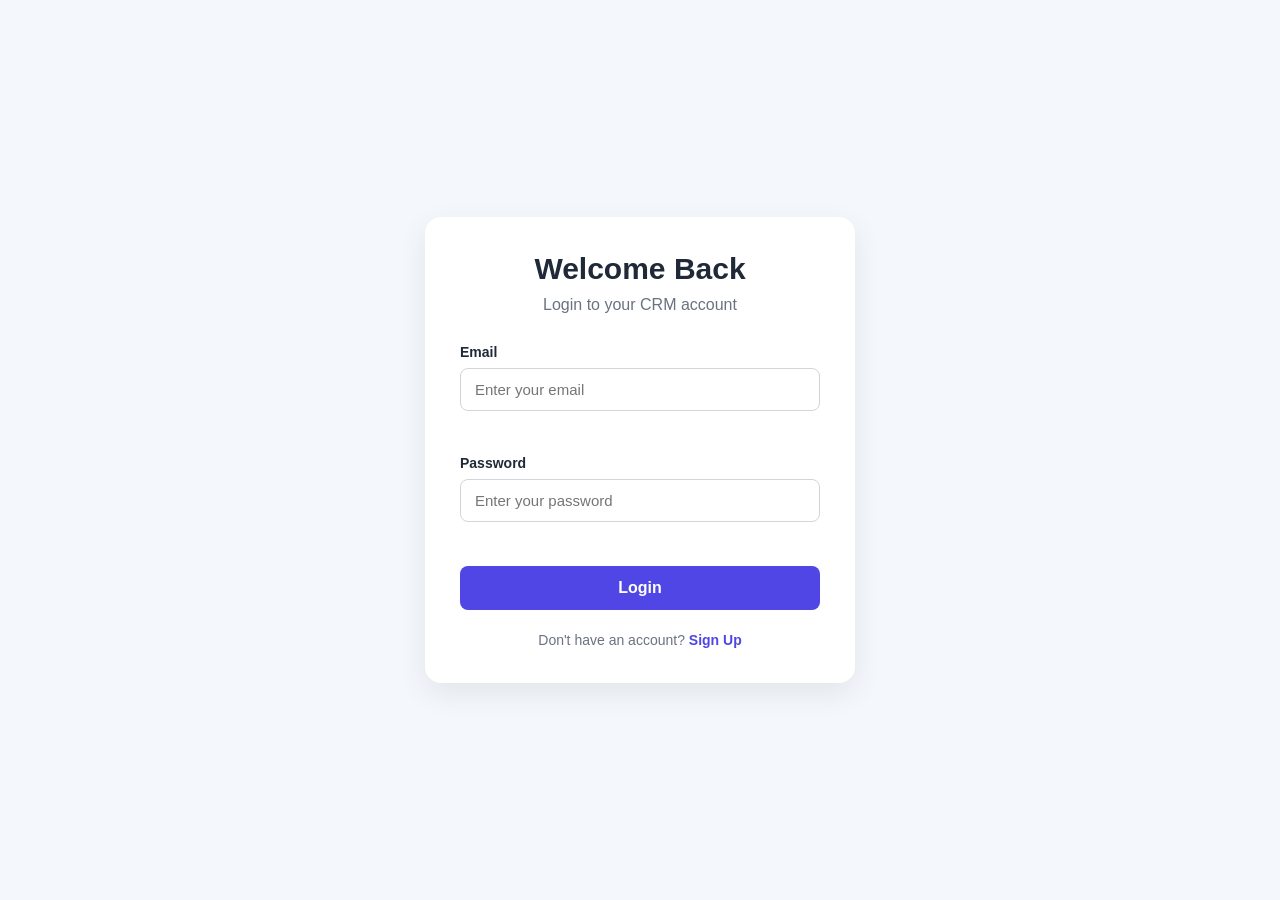
<file: index.html>
<!DOCTYPE html>
<html lang="en">
<head>
    <meta charset="UTF-8">
    <meta name="viewport" content="width=device-width, initial-scale=1.0">
    <title>10X CRM | Login</title>

    <link rel="stylesheet" href="./css/style.css">
</head>
<body>

    <div class="container">

        <div class="card">

            <h1>Welcome Back</h1>

            <p class="subtitle">
                Login to your CRM account
            </p>

            <form id="loginForm">

                <div class="form-group">

                    <label for="email">
                        Email
                    </label>

                    <input
                        type="email"
                        id="email"
                        placeholder="Enter your email"
                    >

                    <small id="emailError"></small>

                </div>

                <div class="form-group">

                    <label for="password">
                        Password
                    </label>

                    <input
                        type="password"
                        id="password"
                        placeholder="Enter your password"
                    >

                    <small id="passwordError"></small>

                </div>

                <button type="submit">

                    Login

                </button>

            </form>

            <p class="bottom-text">

                Don't have an account?

                <a href="signup.html">

                    Sign Up

                </a>

            </p>

        </div>

    </div>

    <script src="./js/storage.js"></script>
    <script src="./js/guard.js"></script>
    <script src="./js/common.js"></script>
    <script src="./js/login.js"></script>
    <script> redirectAuthenticatedUser();</script>

</body>
</html>
</file>
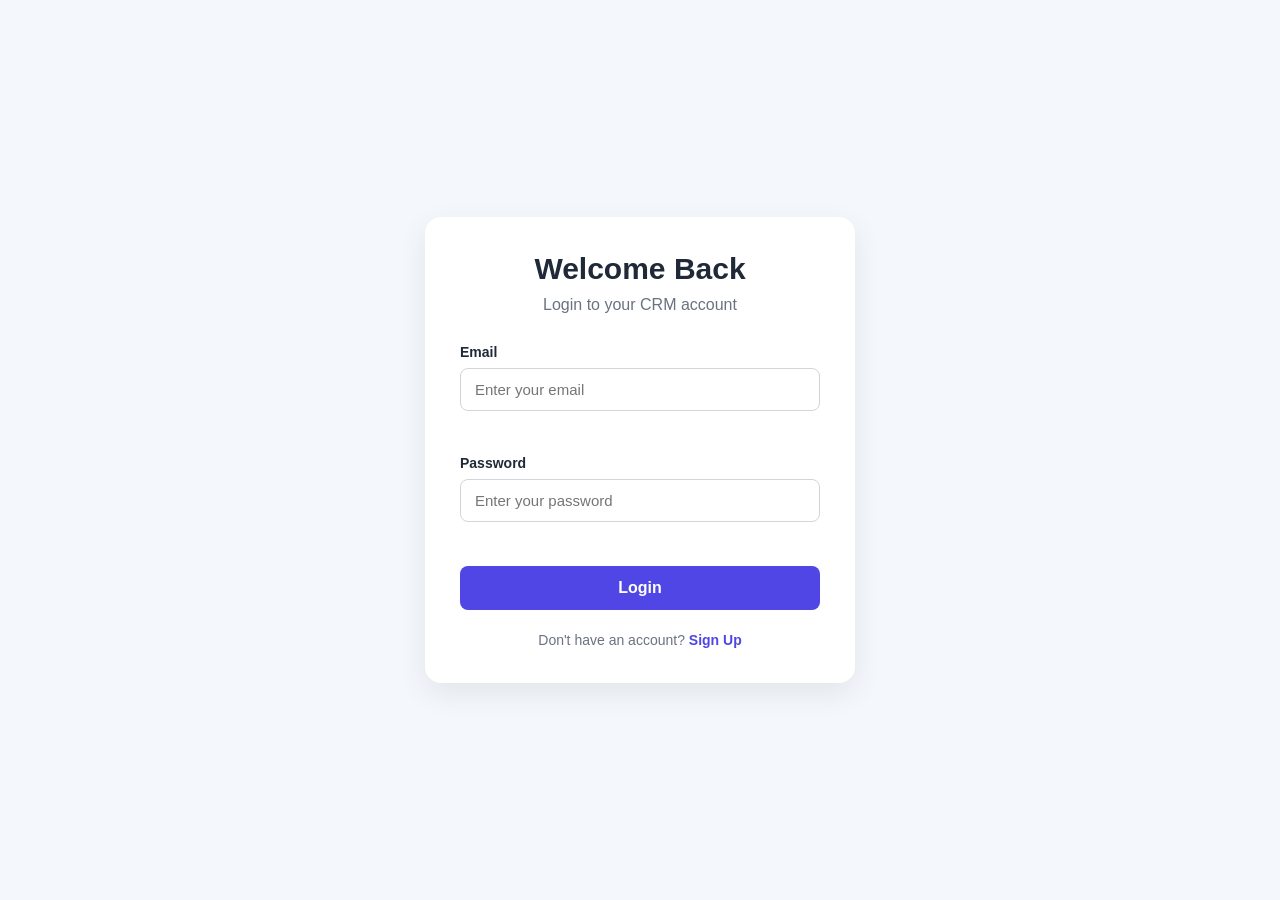
<file: clients.html>
<!DOCTYPE html>
<html lang="en">
<head>
    <meta charset="UTF-8">

    <meta
        name="viewport"
        content="width=device-width, initial-scale=1.0"
    >

    <title>10X CRM | Clients</title>

    <link
        rel="stylesheet"
        href="./css/style.css"
    >
</head>

<body>

    <header class="navbar">

        <div class="nav-brand">
            10X CRM
        </div>

        <nav class="nav-links">
            <a href="dashboard.html">
                Dashboard
            </a>

            <a
                href="clients.html"
                class="active"
            >
                Clients
            </a>

            <a href="profile.html">
                Profile
            </a>
        </nav>

        <div class="nav-actions">

            <button
                id="themeButton"
                class="small-button"
                type="button"
            >
                Theme
            </button>

            <button
                id="logoutButton"
                class="small-button danger-button"
                type="button"
            >
                Logout
            </button>

        </div>

    </header>

    <main class="page-container">

        <section class="clients-heading">

            <div>
                <h1>Clients</h1>

                <p>
                    Manage your customers and sales pipeline.
                </p>
            </div>

            <button
                id="openAddClientButton"
                class="add-client-button"
                type="button"
            >
                + Add Client
            </button>

        </section>

        <section class="clients-toolbar">

            <div class="search-wrapper">

                <label
                    class="visually-hidden"
                    for="clientSearch"
                >
                    Search clients
                </label>

                <input
                    type="search"
                    id="clientSearch"
                    placeholder="Search by name or company..."
                >

            </div>

            <div
                class="filter-buttons"
                id="statusFilters"
            >

                <button
                    type="button"
                    class="filter-button active"
                    data-status="All"
                >
                    All
                </button>

                <button
                    type="button"
                    class="filter-button"
                    data-status="Lead"
                >
                    Lead
                </button>

                <button
                    type="button"
                    class="filter-button"
                    data-status="Contacted"
                >
                    Contacted
                </button>

                <button
                    type="button"
                    class="filter-button"
                    data-status="Won"
                >
                    Won
                </button>

                <button
                    type="button"
                    class="filter-button"
                    data-status="Lost"
                >
                    Lost
                </button>

            </div>

            <div class="sort-wrapper">

                <label
                    class="visually-hidden"
                    for="clientSort"
                >
                    Sort clients
                </label>

                <select id="clientSort">

                    <option value="newest">
                        Newest first
                    </option>

                    <option value="name">
                        Name A → Z
                    </option>

                    <option value="dealValue">
                        Deal value: high → low
                    </option>

                </select>

            </div>

        </section>

        <section id="clientsState">

            <div
                id="clientsLoading"
                class="state-message"
            >
                Loading clients...
            </div>

            <div
                id="clientsError"
                class="state-message hidden"
            >
                <p>
                    Could not load clients. Check your connection and try again.
                </p>

                <button
                    id="retryClientsButton"
                    class="small-button"
                    type="button"
                >
                    Retry
                </button>
            </div>

            <div
                id="clientsEmpty"
                class="state-message hidden"
            >
                No clients found.
            </div>

        </section>

        <section
            id="clientsList"
            class="clients-grid"
        ></section>

    </main>

    <!-- Add Client Modal -->

    <div
        id="addClientModal"
        class="modal hidden"
        role="dialog"
        aria-modal="true"
        aria-labelledby="addClientModalTitle"
    >

        <div class="modal-overlay"></div>

        <div class="modal-content">

            <div class="modal-header">

                <h2 id="addClientModalTitle">
                    Add Client
                </h2>

                <button
                    id="closeAddClientButton"
                    class="close-button"
                    type="button"
                    aria-label="Close modal"
                >
                    ×
                </button>

            </div>

            <form id="addClientForm">

                <div class="form-group">

                    <label for="clientName">
                        Name
                    </label>

                    <input
                        type="text"
                        id="clientName"
                        placeholder="Enter client name"
                    >

                    <small id="clientNameError"></small>

                </div>

                <div class="form-group">

                    <label for="clientEmail">
                        Email
                    </label>

                    <input
                        type="email"
                        id="clientEmail"
                        placeholder="Enter client email"
                    >

                    <small id="clientEmailError"></small>

                </div>

                <div class="form-group">

                    <label for="clientPhone">
                        Phone
                    </label>

                    <input
                        type="tel"
                        id="clientPhone"
                        placeholder="Enter phone number"
                    >

                    <small id="clientPhoneError"></small>

                </div>

                <div class="form-group">

                    <label for="clientCompany">
                        Company
                    </label>

                    <input
                        type="text"
                        id="clientCompany"
                        placeholder="Enter company name"
                    >

                    <small id="clientCompanyError"></small>

                </div>

                <div class="form-group">

                    <label for="clientDealValue">
                        Deal Value
                    </label>

                    <input
                        type="number"
                        id="clientDealValue"
                        min="1"
                        placeholder="Enter deal value"
                    >

                    <small id="clientDealValueError"></small>

                </div>

                <div class="form-group">

                    <label for="clientStatus">
                        Status
                    </label>

                    <select id="clientStatus">

                        <option value="Lead">
                            Lead
                        </option>

                        <option value="Contacted">
                            Contacted
                        </option>

                        <option value="Won">
                            Won
                        </option>

                        <option value="Lost">
                            Lost
                        </option>

                    </select>

                    <small id="clientStatusError"></small>

                </div>

                <div class="modal-actions">

                    <button
                        id="cancelAddClientButton"
                        class="secondary-button"
                        type="button"
                    >
                        Cancel
                    </button>

                    <button type="submit">
                        Add Client
                    </button>

                </div>

            </form>

        </div>

    </div>

    <!-- Client Details Modal -->

    <div
        id="clientDetailsModal"
        class="modal hidden"
        role="dialog"
        aria-modal="true"
        aria-labelledby="clientDetailsTitle"
    >

        <div class="modal-overlay"></div>

        <div class="modal-content details-modal-content">

            <div class="modal-header">

                <h2 id="clientDetailsTitle">
                    Client Details
                </h2>

                <button
                    id="closeClientDetailsButton"
                    class="close-button"
                    type="button"
                    aria-label="Close modal"
                >
                    ×
                </button>

            </div>

            <div id="clientDetailsContent"></div>

            <section class="notes-section">

                <h3>Notes</h3>

                <form id="noteForm">

                    <div class="form-group">

                        <label
                            class="visually-hidden"
                            for="noteText"
                        >
                            Add note
                        </label>

                        <textarea
                            id="noteText"
                            rows="3"
                            placeholder="Write a note..."
                        ></textarea>

                        <small id="noteError"></small>

                    </div>

                    <button type="submit">
                        Add Note
                    </button>

                </form>

                <div id="notesList"></div>

            </section>

            <button
                id="reminderButton"
                class="reminder-button"
                type="button"
            >
                Remind me in 1 min
            </button>

        </div>

    </div>

    <div id="toastContainer"></div>

    <script src="./js/storage.js"></script>
    <script src="./js/guard.js"></script>

    <script>
        protectPage();
    </script>

    <script src="./js/common.js"></script>
    <script src="./js/data.js"></script>
    <script src="./js/clients.js"></script>

</body>
</html>
</file>
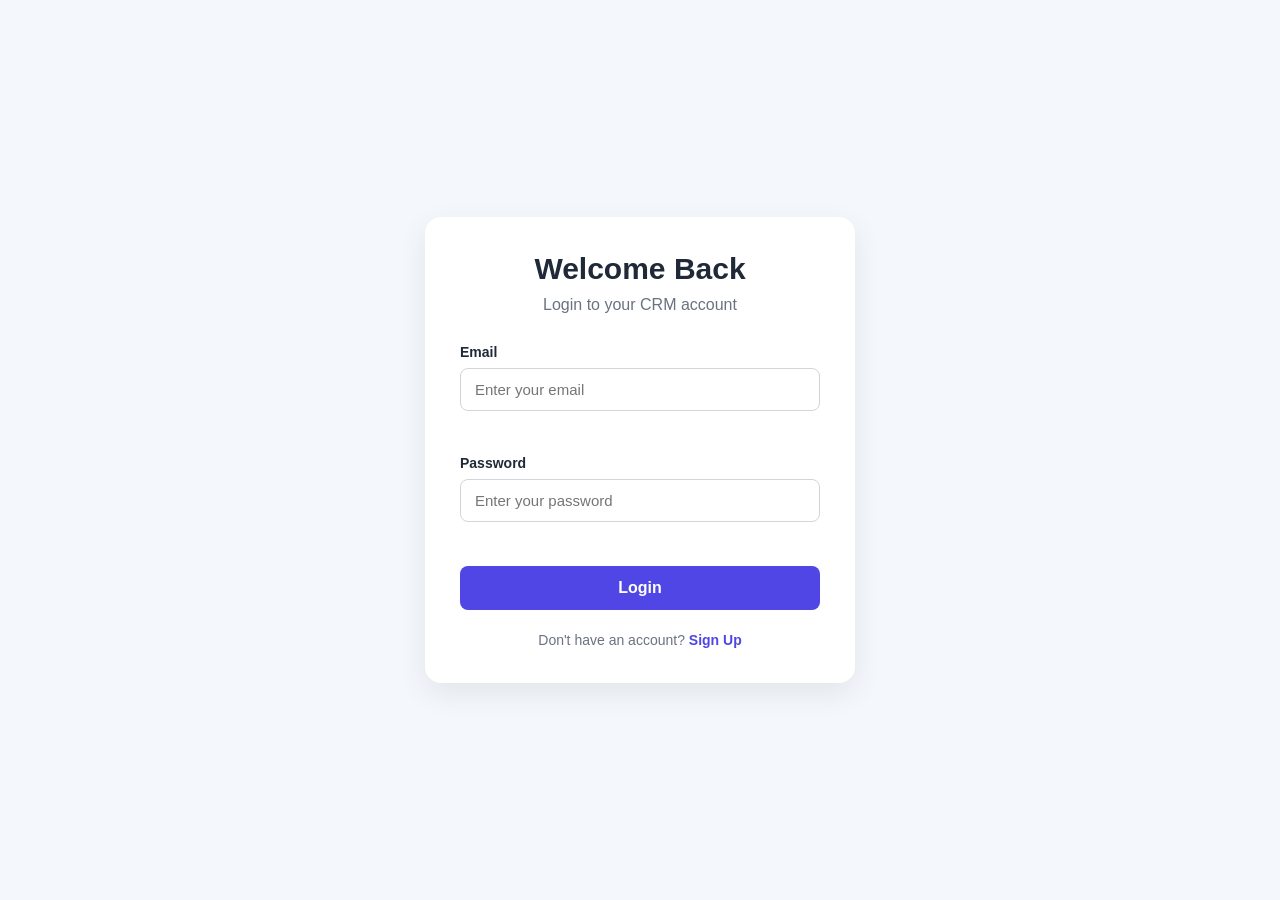
<file: dashboard.html>
<!DOCTYPE html>
<html lang="en">
<head>
    <meta charset="UTF-8">
    <meta name="viewport" content="width=device-width, initial-scale=1.0">

    <title>10X CRM | Dashboard</title>

    <link rel="stylesheet" href="./css/style.css">
</head>
<body>

    <header class="navbar">
        <div class="nav-brand">
            10X CRM
        </div>

        <nav class="nav-links">
            <a href="dashboard.html" class="active">Dashboard</a>
            <a href="clients.html">Clients</a>
            <a href="profile.html">Profile</a>
        </nav>

        <div class="nav-actions">
            <button id="themeButton" class="small-button" type="button">
                Theme
            </button>

            <button id="logoutButton" class="small-button danger-button" type="button">
                Logout
            </button>
        </div>
    </header>

    <main class="page-container">

        <section class="welcome-section">
            <div>
                <h1 id="welcomeMessage">Welcome</h1>
                <p>Here is your CRM overview.</p>
            </div>

            <div id="liveClock" class="clock"></div>
        </section>

        <section class="stats-grid">

    <article class="stat-card">
        <p>Total Clients</p>
        <h2 id="totalClients">0</h2>
    </article>

    <article class="stat-card">
        <p>Active Deals</p>
        <h2 id="activeDeals">0</h2>
    </article>

    <article class="stat-card">
        <p>Won Revenue</p>
        <h2 id="wonRevenue">$0</h2>
    </article>

    <article class="stat-card">
        <p>New This Week</p>
        <h2 id="newThisWeek">0</h2>
    </article>

</section>

        <section class="content-card">
            <h2>Sales Pipeline</h2>

            <div class="pipeline-grid">
                <div>
                    <span>Lead</span>
                    <strong id="leadCount">0</strong>
                </div>

                <div>
                    <span>Contacted</span>
                    <strong id="contactedCount">0</strong>
                </div>

                <div>
                    <span>Won</span>
                    <strong id="wonCount">0</strong>
                </div>

                <div>
                    <span>Lost</span>
                    <strong id="lostCount">0</strong>
                </div>
            </div>
        </section>

        <section class="content-card">
            <div class="section-heading">
                <h2>Recent Clients</h2>

                <a href="clients.html">
                    View All
                </a>
            </div>

            <div id="recentClients">
                <p>No clients found.</p>
            </div>
        </section>

    </main>

    <div id="toastContainer"></div>

    <script src="./js/storage.js"></script>
    <script src="./js/guard.js"></script>

    <script>
        protectPage();
    </script>

    <script src="./js/common.js"></script>
    <script src="./js/data.js"></script>
    <script src="./js/dashboard.js"></script>

</body>
</html>
</file>
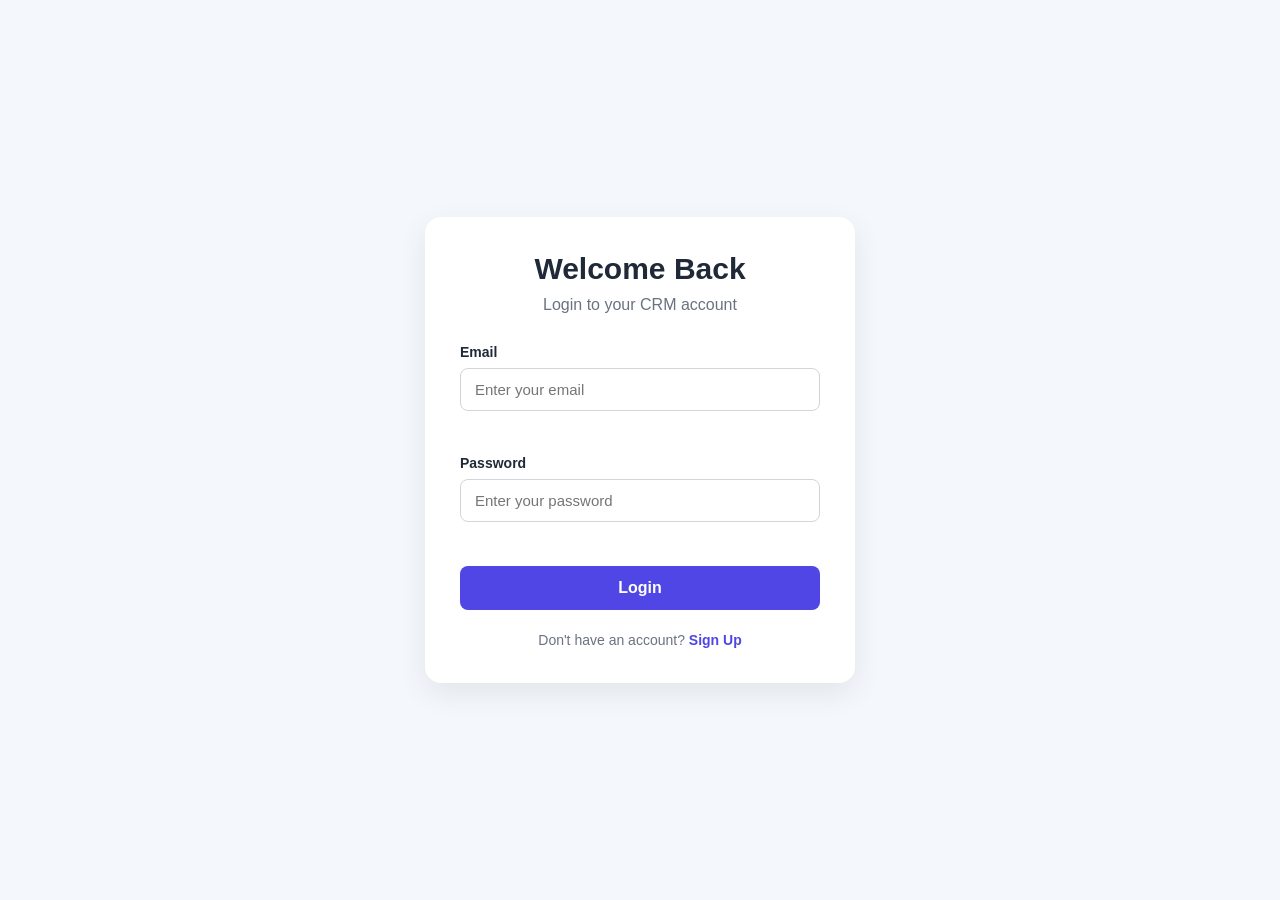
<file: profile.html>
<!DOCTYPE html>
<html lang="en">
<head>
    <meta charset="UTF-8">
    <meta name="viewport" content="width=device-width, initial-scale=1.0">
    <title>Profile | 10X CRM</title>

    <link rel="stylesheet" href="css/style.css">
</head>
<body>
    <div class="app-layout">
        <aside class="sidebar">
            <div class="sidebar-header">
                <a href="dashboard.html" class="logo">10X CRM</a>
            </div>

            <nav class="navigation">
                <a href="dashboard.html" class="nav-link">
                    Dashboard
                </a>

                <a href="clients.html" class="nav-link">
                    Clients
                </a>

                <a href="profile.html" class="nav-link active">
                    Profile
                </a>
            </nav>

            <div class="sidebar-actions">
                <button
                    type="button"
                    class="theme-toggle"
                    id="themeToggle"
                >
                    Theme
                </button>

                <button
                    type="button"
                    class="logout-button"
                    id="logoutButton"
                >
                    Logout
                </button>
            </div>
        </aside>

        <main class="main-content">
            <header class="page-header">
                <div>
                    <h1>Profile</h1>
                    <p>Manage your account information and CRM settings.</p>
                </div>
            </header>

            <section class="profile-page">
                <div class="profile-card">
                    <div class="profile-avatar" id="profileAvatar">
                        MI
                    </div>

                    <div class="profile-information">
                        <h2 id="profileFullName">Maia Iremashvili</h2>

                        <div class="profile-details">
                            <div class="profile-detail">
                                <span class="profile-detail-label">Email</span>
                                <span id="profileEmail">maia@gmail.com</span>
                            </div>

                            <div class="profile-detail">
                                <span class="profile-detail-label">Company</span>
                                <span id="profileCompany">ABC</span>
                            </div>

                            <div class="profile-detail">
                                <span class="profile-detail-label">
                                    Member Since
                                </span>
                                <span id="profileMemberSince">—</span>
                            </div>
                        </div>
                    </div>
                </div>

                <div class="profile-grid">
                    <section class="form-card">
                        <div class="form-card-header">
                            <h2>Update Profile</h2>
                            <p>Update your personal and company information.</p>
                        </div>

                        <form id="profileForm" novalidate>
                            <div class="form-group">
                                <label for="fullName">Full Name</label>

                                <input
                                    type="text"
                                    id="fullName"
                                    name="fullName"
                                    autocomplete="name"
                                >

                                <span
                                    class="form-error"
                                    id="fullNameError"
                                ></span>
                            </div>

                            <div class="form-group">
                                <label for="company">Company</label>

                                <input
                                    type="text"
                                    id="company"
                                    name="company"
                                    autocomplete="organization"
                                >

                                <span
                                    class="form-error"
                                    id="companyError"
                                ></span>
                            </div>

                            <button type="submit" class="primary-button">
                                Save Changes
                            </button>
                        </form>
                    </section>

                    <section class="form-card">
                        <div class="form-card-header">
                            <h2>Change Password</h2>
                            <p>Choose a strong password for your account.</p>
                        </div>

                        <form id="passwordForm" novalidate>
                            <div class="form-group">
                                <label for="currentPassword">
                                    Current Password
                                </label>

                                <input
                                    type="password"
                                    id="currentPassword"
                                    name="currentPassword"
                                    autocomplete="current-password"
                                >

                                <span
                                    class="form-error"
                                    id="currentPasswordError"
                                ></span>
                            </div>

                            <div class="form-group">
                                <label for="newPassword">New Password</label>

                                <input
                                    type="password"
                                    id="newPassword"
                                    name="newPassword"
                                    autocomplete="new-password"
                                >

                                <span
                                    class="form-error"
                                    id="newPasswordError"
                                ></span>
                            </div>

                            <div class="form-group">
                                <label for="confirmNewPassword">
                                    Confirm New Password
                                </label>

                                <input
                                    type="password"
                                    id="confirmNewPassword"
                                    name="confirmNewPassword"
                                    autocomplete="new-password"
                                >

                                <span
                                    class="form-error"
                                    id="confirmNewPasswordError"
                                ></span>
                            </div>

                            <button type="submit" class="primary-button">
                                Change Password
                            </button>
                        </form>
                    </section>
                </div>

                <section class="danger-zone">
                    <div>
                        <h2>Reset CRM Data</h2>
                        <p>
                            Delete all client data and reload the original
                            clients from the API.
                        </p>
                    </div>

                    <button
                        type="button"
                        class="danger-button"
                        id="resetDataButton"
                    >
                        Reset CRM Data
                    </button>
                </section>
            </section>
        </main>
    </div>

    <div
        class="toast-container"
        id="toastContainer"
        aria-live="polite"
    ></div>

    <script src="js/storage.js"></script>
    <script src="js/guard.js"></script>
    <script src="js/common.js"></script>
    <script src="js/data.js"></script>
    <script src="js/profile.js"></script>
</body>
</html>
</file>
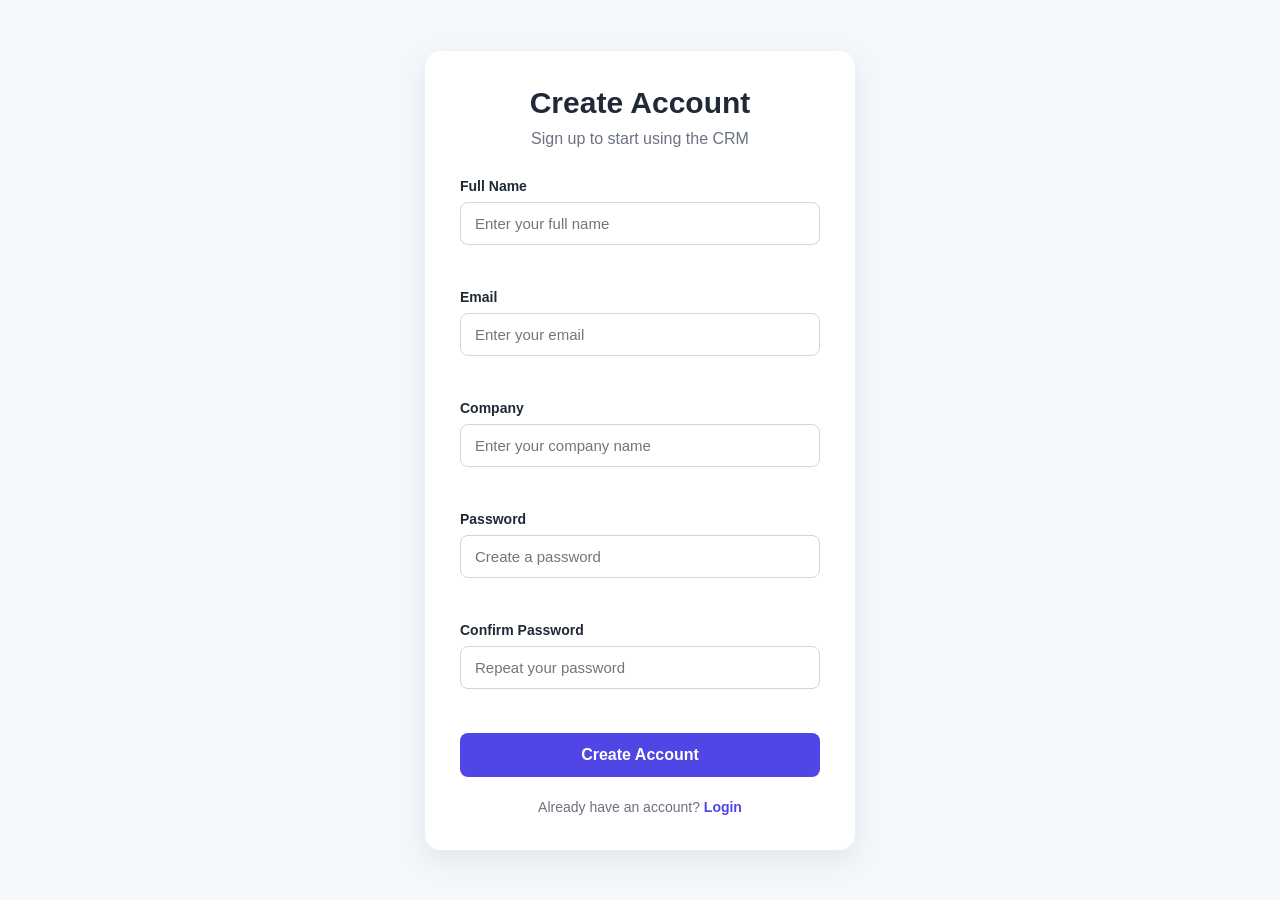
<file: signup.html>
<!DOCTYPE html>
<html lang="en">
<head>
    <meta charset="UTF-8">
    <meta name="viewport" content="width=device-width, initial-scale=1.0">
    <title>10X CRM | Sign Up</title>

    <link rel="stylesheet" href="./css/style.css">
</head>
<body>

    <div class="container">
        <div class="card">

            <h1>Create Account</h1>

            <p class="subtitle">
                Sign up to start using the CRM
            </p>

            <form id="signupForm">

                <div class="form-group">
                    <label for="fullName">Full Name</label>

                    <input
                        type="text"
                        id="fullName"
                        placeholder="Enter your full name"
                    >

                    <small id="fullNameError"></small>
                </div>

                <div class="form-group">
                    <label for="email">Email</label>

                    <input
                        type="email"
                        id="email"
                        placeholder="Enter your email"
                    >

                    <small id="emailError"></small>
                </div>

                <div class="form-group">
                    <label for="company">Company</label>

                    <input
                        type="text"
                        id="company"
                        placeholder="Enter your company name"
                    >

                    <small id="companyError"></small>
                </div>

                <div class="form-group">
                    <label for="password">Password</label>

                    <input
                        type="password"
                        id="password"
                        placeholder="Create a password"
                    >

                    <small id="passwordError"></small>
                </div>

                <div class="form-group">
                    <label for="confirmPassword">Confirm Password</label>

                    <input
                        type="password"
                        id="confirmPassword"
                        placeholder="Repeat your password"
                    >

                    <small id="confirmPasswordError"></small>
                </div>

                <button type="submit">
                    Create Account
                </button>

            </form>

            <p class="bottom-text">
                Already have an account?

                <a href="index.html">
                    Login
                </a>
            </p>

        </div>
    </div>

    <script src="./js/storage.js"></script>
    <script src="./js/guard.js"></script>
    <script src="./js/common.js"></script>
    <script src="./js/signup.js"></script>
    <script> redirectAuthenticatedUser();</script>

</body>
</html>
</file>
<file: css/style.css>
* {
    margin: 0;
    padding: 0;
    box-sizing: border-box;
}

:root {
    --background-color: #f4f7fb;
    --card-color: #ffffff;
    --primary-color: #4f46e5;
    --primary-hover: #4338ca;
    --text-color: #1f2937;
    --secondary-text: #6b7280;
    --border-color: #d1d5db;
    --error-color: #dc2626;
    --success-color: #16a34a;
}

body {
    min-height: 100vh;
    font-family: Arial, sans-serif;
    background-color: var(--background-color);
    color: var(--text-color);
}

.container {
    min-height: 100vh;
    display: flex;
    justify-content: center;
    align-items: center;
    padding: 20px;
}

.card {
    width: 100%;
    max-width: 430px;
    background-color: var(--card-color);
    padding: 35px;
    border-radius: 16px;
    box-shadow: 0 10px 30px rgba(0, 0, 0, 0.08);
}

.card h1 {
    margin-bottom: 10px;
    text-align: center;
    font-size: 30px;
}

.subtitle {
    margin-bottom: 30px;
    text-align: center;
    color: var(--secondary-text);
}

.form-group {
    margin-bottom: 20px;
}

.form-group label {
    display: block;
    margin-bottom: 8px;
    font-size: 14px;
    font-weight: 600;
}

.form-group input,
.form-group select,
.form-group textarea {
    width: 100%;
    padding: 12px 14px;
    border: 1px solid var(--border-color);
    border-radius: 8px;
    font-size: 15px;
    outline: none;
    transition: border-color 0.3s;
}

.form-group input:focus,
.form-group select:focus,
.form-group textarea:focus {
    border-color: var(--primary-color);
}

.form-group small {
    display: block;
    min-height: 18px;
    margin-top: 6px;
    color: var(--error-color);
    font-size: 13px;
}

button {
    width: 100%;
    padding: 13px;
    border: none;
    border-radius: 8px;
    background-color: var(--primary-color);
    color: #ffffff;
    font-size: 16px;
    font-weight: 600;
    cursor: pointer;
    transition: background-color 0.3s;
}

button:hover {
    background-color: var(--primary-hover);
}

.bottom-text {
    margin-top: 22px;
    text-align: center;
    color: var(--secondary-text);
    font-size: 14px;
}

.bottom-text a {
    color: var(--primary-color);
    font-weight: 600;
    text-decoration: none;
}

.bottom-text a:hover {
    text-decoration: underline;
}

.toast {
    position: fixed;
    top: 20px;
    right: 20px;
    padding: 14px 20px;
    border-radius: 8px;
    color: #ffffff;
    font-size: 14px;
    z-index: 1000;
}

.toast.success {
    background-color: var(--success-color);
}

.toast.error {
    background-color: var(--error-color);
}

.hidden {
    display: none;
}

@media (max-width: 480px) {
    .card {
        padding: 25px 20px;
    }

    .card h1 {
        font-size: 25px;
    }
}
.navbar {
    display: flex;
    justify-content: space-between;
    align-items: center;
    gap: 20px;
    padding: 18px 30px;
    background-color: var(--card-color);
    border-bottom: 1px solid var(--border-color);
}

.nav-brand {
    font-size: 22px;
    font-weight: 700;
    color: var(--primary-color);
}

.nav-links {
    display: flex;
    gap: 20px;
}

.nav-links a {
    color: var(--secondary-text);
    text-decoration: none;
    font-weight: 600;
}

.nav-links a:hover,
.nav-links a.active {
    color: var(--primary-color);
}

.nav-actions {
    display: flex;
    gap: 10px;
}

.small-button {
    width: auto;
    padding: 9px 14px;
    font-size: 14px;
}

.danger-button {
    background-color: var(--error-color);
}

.danger-button:hover {
    background-color: #b91c1c;
}

.page-container {
    width: min(1200px, 100%);
    margin: 0 auto;
    padding: 30px 20px;
}

.welcome-section {
    display: flex;
    justify-content: space-between;
    align-items: center;
    gap: 20px;
    margin-bottom: 30px;
}

.welcome-section p {
    margin-top: 8px;
    color: var(--secondary-text);
}

.clock {
    padding: 12px 18px;
    background-color: var(--card-color);
    border-radius: 10px;
    box-shadow: 0 5px 18px rgba(0, 0, 0, 0.06);
    font-weight: 700;
}

.stats-grid {
    display: grid;
    grid-template-columns: repeat(4, 1fr);
    gap: 20px;
    margin-bottom: 25px;
}

.stat-card,
.content-card {
    background-color: var(--card-color);
    border-radius: 14px;
    padding: 22px;
    box-shadow: 0 6px 20px rgba(0, 0, 0, 0.06);
}

.stat-card p {
    color: var(--secondary-text);
    margin-bottom: 12px;
}

.stat-card h2 {
    font-size: 28px;
}

.content-card {
    margin-bottom: 25px;
}

.content-card h2 {
    margin-bottom: 20px;
}

.pipeline-grid {
    display: grid;
    grid-template-columns: repeat(4, 1fr);
    gap: 15px;
}

.pipeline-grid div {
    display: flex;
    justify-content: space-between;
    padding: 16px;
    background-color: var(--background-color);
    border-radius: 10px;
}

.section-heading {
    display: flex;
    justify-content: space-between;
    align-items: center;
}

.section-heading a {
    color: var(--primary-color);
    text-decoration: none;
    font-weight: 600;
}

body.dark-theme {
    --background-color: #111827;
    --card-color: #1f2937;
    --text-color: #f9fafb;
    --secondary-text: #cbd5e1;
    --border-color: #374151;
}

@media (max-width: 850px) {
    .navbar {
        flex-direction: column;
    }

    .stats-grid,
    .pipeline-grid {
        grid-template-columns: repeat(2, 1fr);
    }
}

@media (max-width: 520px) {
    .nav-links,
    .nav-actions,
    .welcome-section {
        flex-direction: column;
    }

    .stats-grid,
    .pipeline-grid {
        grid-template-columns: 1fr;
    }
}
#toastContainer {
    position: fixed;
    top: 20px;
    right: 20px;
    z-index: 3000;
    display: flex;
    flex-direction: column;
    gap: 10px;
}

.toast {
    position: static;
    min-width: 260px;
    max-width: 380px;
    padding: 14px 18px;
    border-radius: 8px;
    color: #ffffff;
    box-shadow: 0 8px 24px rgba(0, 0, 0, 0.18);
}

.toast.success {
    background-color: #16a34a;
}

.toast.error {
    background-color: #dc2626;
}
.clients-heading {
    display: flex;
    justify-content: space-between;
    align-items: center;
    gap: 20px;
    margin-bottom: 25px;
}

.clients-heading p {
    margin-top: 8px;
    color: var(--secondary-text);
}

.add-client-button {
    width: auto;
    padding: 12px 18px;
}

.clients-toolbar {
    display: flex;
    align-items: center;
    gap: 15px;
    flex-wrap: wrap;
    margin-bottom: 25px;
    padding: 18px;
    background-color: var(--card-color);
    border-radius: 14px;
    box-shadow: 0 6px 20px rgba(0, 0, 0, 0.06);
}

.search-wrapper {
    flex: 1;
    min-width: 240px;
}

.search-wrapper input,
.sort-wrapper select {
    width: 100%;
    padding: 11px 13px;
    border: 1px solid var(--border-color);
    border-radius: 8px;
    background-color: var(--card-color);
    color: var(--text-color);
    font-size: 14px;
    outline: none;
}

.search-wrapper input:focus,
.sort-wrapper select:focus {
    border-color: var(--primary-color);
}

.filter-buttons {
    display: flex;
    gap: 8px;
    flex-wrap: wrap;
}

.filter-button {
    width: auto;
    padding: 9px 13px;
    background-color: var(--background-color);
    color: var(--secondary-text);
    border: 1px solid var(--border-color);
}

.filter-button:hover,
.filter-button.active {
    background-color: var(--primary-color);
    color: #ffffff;
    border-color: var(--primary-color);
}

.sort-wrapper {
    min-width: 190px;
}

.clients-grid {
    display: grid;
    grid-template-columns: repeat(3, 1fr);
    gap: 20px;
}

.client-card {
    position: relative;
    background-color: var(--card-color);
    padding: 22px;
    border-radius: 14px;
    box-shadow: 0 6px 20px rgba(0, 0, 0, 0.06);
    cursor: pointer;
    transition: transform 0.2s, box-shadow 0.2s;
}

.client-card:hover {
    transform: translateY(-3px);
    box-shadow: 0 10px 25px rgba(0, 0, 0, 0.1);
}

.client-card-header {
    display: flex;
    align-items: center;
    gap: 14px;
    margin-bottom: 18px;
}

.client-avatar {
    width: 55px;
    height: 55px;
    border-radius: 50%;
    object-fit: cover;
    background-color: var(--background-color);
}

.client-name {
    margin-bottom: 5px;
    font-size: 18px;
}

.client-company {
    color: var(--secondary-text);
    font-size: 14px;
}

.client-information {
    display: flex;
    flex-direction: column;
    gap: 10px;
}

.client-information p {
    color: var(--secondary-text);
    word-break: break-word;
}

.client-information strong {
    color: var(--text-color);
}

.client-card-actions {
    display: flex;
    gap: 10px;
    margin-top: 18px;
}

.client-card-actions button,
.client-card-actions select {
    width: 100%;
}

.client-status-select {
    padding: 9px;
    border: 1px solid var(--border-color);
    border-radius: 8px;
    background-color: var(--card-color);
    color: var(--text-color);
}

.delete-client-button {
    background-color: var(--error-color);
}

.delete-client-button:hover {
    background-color: #b91c1c;
}

.status-badge {
    display: inline-block;
    width: fit-content;
    padding: 5px 10px;
    border-radius: 20px;
    font-size: 12px;
    font-weight: 700;
}

.status-lead {
    background-color: #dbeafe;
    color: #1d4ed8;
}

.status-contacted {
    background-color: #fef3c7;
    color: #b45309;
}

.status-won {
    background-color: #dcfce7;
    color: #15803d;
}

.status-lost {
    background-color: #fee2e2;
    color: #b91c1c;
}

.state-message {
    padding: 35px;
    text-align: center;
    color: var(--secondary-text);
}

.state-message button {
    margin-top: 15px;
}

.modal {
    position: fixed;
    inset: 0;
    z-index: 2000;
    display: flex;
    justify-content: center;
    align-items: center;
    padding: 20px;
}

.modal.hidden {
    display: none;
}

.modal-overlay {
    position: absolute;
    inset: 0;
    background-color: rgba(0, 0, 0, 0.55);
}

.modal-content {
    position: relative;
    z-index: 1;
    width: 100%;
    max-width: 550px;
    max-height: 90vh;
    overflow-y: auto;
    padding: 25px;
    background-color: var(--card-color);
    color: var(--text-color);
    border-radius: 14px;
    box-shadow: 0 20px 45px rgba(0, 0, 0, 0.25);
}

.details-modal-content {
    max-width: 650px;
}

.modal-header {
    display: flex;
    justify-content: space-between;
    align-items: center;
    margin-bottom: 22px;
}

.modal-header h2 {
    margin: 0;
}

.close-button {
    width: auto;
    padding: 4px 10px;
    background-color: transparent;
    color: var(--text-color);
    font-size: 28px;
}

.close-button:hover {
    background-color: var(--background-color);
}

.modal-actions {
    display: flex;
    gap: 12px;
}

.modal-actions button {
    flex: 1;
}

.secondary-button {
    background-color: #6b7280;
}

.secondary-button:hover {
    background-color: #4b5563;
}

.client-details-header {
    display: flex;
    align-items: center;
    gap: 18px;
    margin-bottom: 22px;
}

.client-details-avatar {
    width: 80px;
    height: 80px;
    border-radius: 50%;
    object-fit: cover;
}

.client-details-list {
    display: grid;
    gap: 12px;
    padding: 18px;
    background-color: var(--background-color);
    border-radius: 10px;
}

.notes-section {
    margin-top: 25px;
}

.notes-section h3 {
    margin-bottom: 15px;
}

.note-item {
    margin-top: 12px;
    padding: 14px;
    background-color: var(--background-color);
    border-radius: 8px;
}

.note-item p {
    margin-bottom: 6px;
}

.note-item small {
    color: var(--secondary-text);
}

.reminder-button {
    margin-top: 20px;
}

.visually-hidden {
    position: absolute;
    width: 1px;
    height: 1px;
    overflow: hidden;
    clip: rect(0, 0, 0, 0);
    white-space: nowrap;
}

@media (max-width: 950px) {
    .clients-grid {
        grid-template-columns: repeat(2, 1fr);
    }
}

@media (max-width: 650px) {
    .clients-heading {
        flex-direction: column;
        align-items: stretch;
    }

    .clients-toolbar {
        flex-direction: column;
        align-items: stretch;
    }

    .clients-grid {
        grid-template-columns: 1fr;
    }

    .filter-buttons {
        justify-content: center;
    }

    .modal-actions {
        flex-direction: column;
    }
}
#recentClients {
    display: flex;
    flex-direction: column;
    gap: 12px;
}

.recent-client-item {
    display: flex;
    justify-content: space-between;
    align-items: center;
    gap: 15px;
    padding: 14px;
    background-color: var(--background-color);
    border-radius: 10px;
}

.recent-client-item p {
    margin-top: 5px;
    color: var(--secondary-text);
    font-size: 14px;
}
/* =========================
   PROFILE PAGE LAYOUT
========================= */

body {
    margin: 0;
}

.app-layout {
    min-height: 100vh;
    display: flex;
    background-color: #f4f6fb;
}

/* Sidebar */

.sidebar {
    position: fixed;
    top: 0;
    left: 0;
    width: 240px;
    height: 100vh;
    padding: 24px 18px;
    display: flex;
    flex-direction: column;
    background-color: #1e293b;
    box-sizing: border-box;
}

.sidebar-header {
    margin-bottom: 35px;
}

.logo {
    color: #ffffff;
    font-size: 24px;
    font-weight: 700;
    text-decoration: none;
}

.navigation {
    display: flex;
    flex-direction: column;
    gap: 10px;
}

.nav-link {
    display: block;
    padding: 12px 14px;
    color: #cbd5e1;
    border-radius: 8px;
    text-decoration: none;
    font-weight: 500;
}

.nav-link:hover,
.nav-link.active {
    color: #ffffff;
    background-color: #4f46e5;
}

.sidebar-actions {
    margin-top: auto;
    display: flex;
    flex-direction: column;
    gap: 10px;
}

.sidebar .theme-toggle,
.sidebar .logout-button {
    width: 100%;
    padding: 11px 14px;
    border: none;
    border-radius: 8px;
    cursor: pointer;
    font-size: 15px;
    font-weight: 600;
}

.sidebar .theme-toggle {
    color: #1e293b;
    background-color: #e2e8f0;
}

.sidebar .logout-button {
    color: #ffffff;
    background-color: #ef4444;
}

/* Main content */

.main-content {
    width: calc(100% - 240px);
    min-height: 100vh;
    margin-left: 240px;
    padding: 32px;
    box-sizing: border-box;
}

.page-header {
    margin-bottom: 24px;
}

.page-header h1 {
    margin: 0 0 6px;
    color: #1e293b;
    font-size: 32px;
}

.page-header p {
    margin: 0;
    color: #64748b;
}

/* Profile */

.profile-page {
    display: flex;
    flex-direction: column;
    gap: 24px;
}

.profile-card {
    display: flex;
    align-items: center;
    gap: 24px;
    padding: 28px;
    background-color: #ffffff;
    border: 1px solid #e2e8f0;
    border-radius: 14px;
    box-shadow: 0 4px 15px rgba(15, 23, 42, 0.05);
}

.profile-avatar {
    width: 90px;
    height: 90px;
    flex-shrink: 0;
    display: flex;
    align-items: center;
    justify-content: center;
    color: #ffffff;
    background-color: #4f46e5;
    border-radius: 50%;
    font-size: 28px;
    font-weight: 700;
}

.profile-information {
    flex: 1;
}

.profile-information h2 {
    margin: 0 0 16px;
    color: #1e293b;
    font-size: 26px;
}

.profile-details {
    display: flex;
    flex-wrap: wrap;
    gap: 35px;
}

.profile-detail {
    display: flex;
    flex-direction: column;
    gap: 5px;
}

.profile-detail-label {
    color: #64748b;
    font-size: 12px;
    font-weight: 700;
    text-transform: uppercase;
}

.profile-detail span:last-child {
    color: #1e293b;
    font-size: 15px;
}

/* Forms */

.profile-grid {
    display: grid;
    grid-template-columns: repeat(2, minmax(0, 1fr));
    gap: 24px;
    align-items: start;
}

.form-card {
    padding: 28px;
    background-color: #ffffff;
    border: 1px solid #e2e8f0;
    border-radius: 14px;
    box-shadow: 0 4px 15px rgba(15, 23, 42, 0.05);
}

.form-card-header {
    margin-bottom: 24px;
}

.form-card-header h2 {
    margin: 0 0 7px;
    color: #1e293b;
    font-size: 21px;
}

.form-card-header p {
    margin: 0;
    color: #64748b;
    font-size: 14px;
}

.form-card .form-group {
    margin-bottom: 18px;
}

.form-card label {
    display: block;
    margin-bottom: 7px;
    color: #1e293b;
    font-size: 14px;
    font-weight: 600;
}

.form-card input {
    width: 100%;
    height: 44px;
    padding: 0 13px;
    color: #1e293b;
    background-color: #ffffff;
    border: 1px solid #cbd5e1;
    border-radius: 8px;
    outline: none;
    box-sizing: border-box;
    font-size: 15px;
}

.form-card input:focus {
    border-color: #4f46e5;
    box-shadow: 0 0 0 3px rgba(79, 70, 229, 0.12);
}

.form-error {
    display: block;
    min-height: 17px;
    margin-top: 5px;
    color: #dc2626;
    font-size: 13px;
}

.form-card .primary-button {
    width: auto;
    min-width: 150px;
    padding: 11px 20px;
    color: #ffffff;
    background-color: #4f46e5;
    border: none;
    border-radius: 8px;
    cursor: pointer;
    font-size: 14px;
    font-weight: 600;
}

.form-card .primary-button:hover {
    background-color: #4338ca;
}

/* Reset section */

.danger-zone {
    display: flex;
    align-items: center;
    justify-content: space-between;
    gap: 24px;
    padding: 28px;
    background-color: #ffffff;
    border: 1px solid #ef4444;
    border-radius: 14px;
}

.danger-zone h2 {
    margin: 0 0 7px;
    color: #dc2626;
    font-size: 21px;
}

.danger-zone p {
    margin: 0;
    color: #64748b;
    font-size: 14px;
}

.danger-button {
    width: auto;
    flex-shrink: 0;
    padding: 11px 20px;
    color: #ffffff;
    background-color: #dc2626;
    border: none;
    border-radius: 8px;
    cursor: pointer;
    font-size: 14px;
    font-weight: 600;
}

.danger-button:hover {
    background-color: #b91c1c;
}

/* Dark theme */

body.dark .app-layout {
    background-color: #0f172a;
}

body.dark .profile-card,
body.dark .form-card,
body.dark .danger-zone {
    background-color: #1e293b;
    border-color: #334155;
}

body.dark .page-header h1,
body.dark .profile-information h2,
body.dark .profile-detail span:last-child,
body.dark .form-card-header h2,
body.dark .form-card label {
    color: #f8fafc;
}

body.dark .page-header p,
body.dark .profile-detail-label,
body.dark .form-card-header p,
body.dark .danger-zone p {
    color: #94a3b8;
}

body.dark .form-card input {
    color: #f8fafc;
    background-color: #0f172a;
    border-color: #475569;
}

/* Responsive */

@media (max-width: 900px) {
    .profile-grid {
        grid-template-columns: 1fr;
    }
}

@media (max-width: 700px) {
    .app-layout {
        display: block;
    }

    .sidebar {
        position: static;
        width: 100%;
        height: auto;
    }

    .sidebar-actions {
        margin-top: 25px;
    }

    .main-content {
        width: 100%;
        margin-left: 0;
        padding: 20px;
    }

    .profile-card {
        flex-direction: column;
        align-items: flex-start;
    }

    .profile-details {
        flex-direction: column;
        gap: 14px;
    }

    .danger-zone {
        flex-direction: column;
        align-items: flex-start;
    }

    .danger-button {
        width: 100%;
    }
}
</file>
